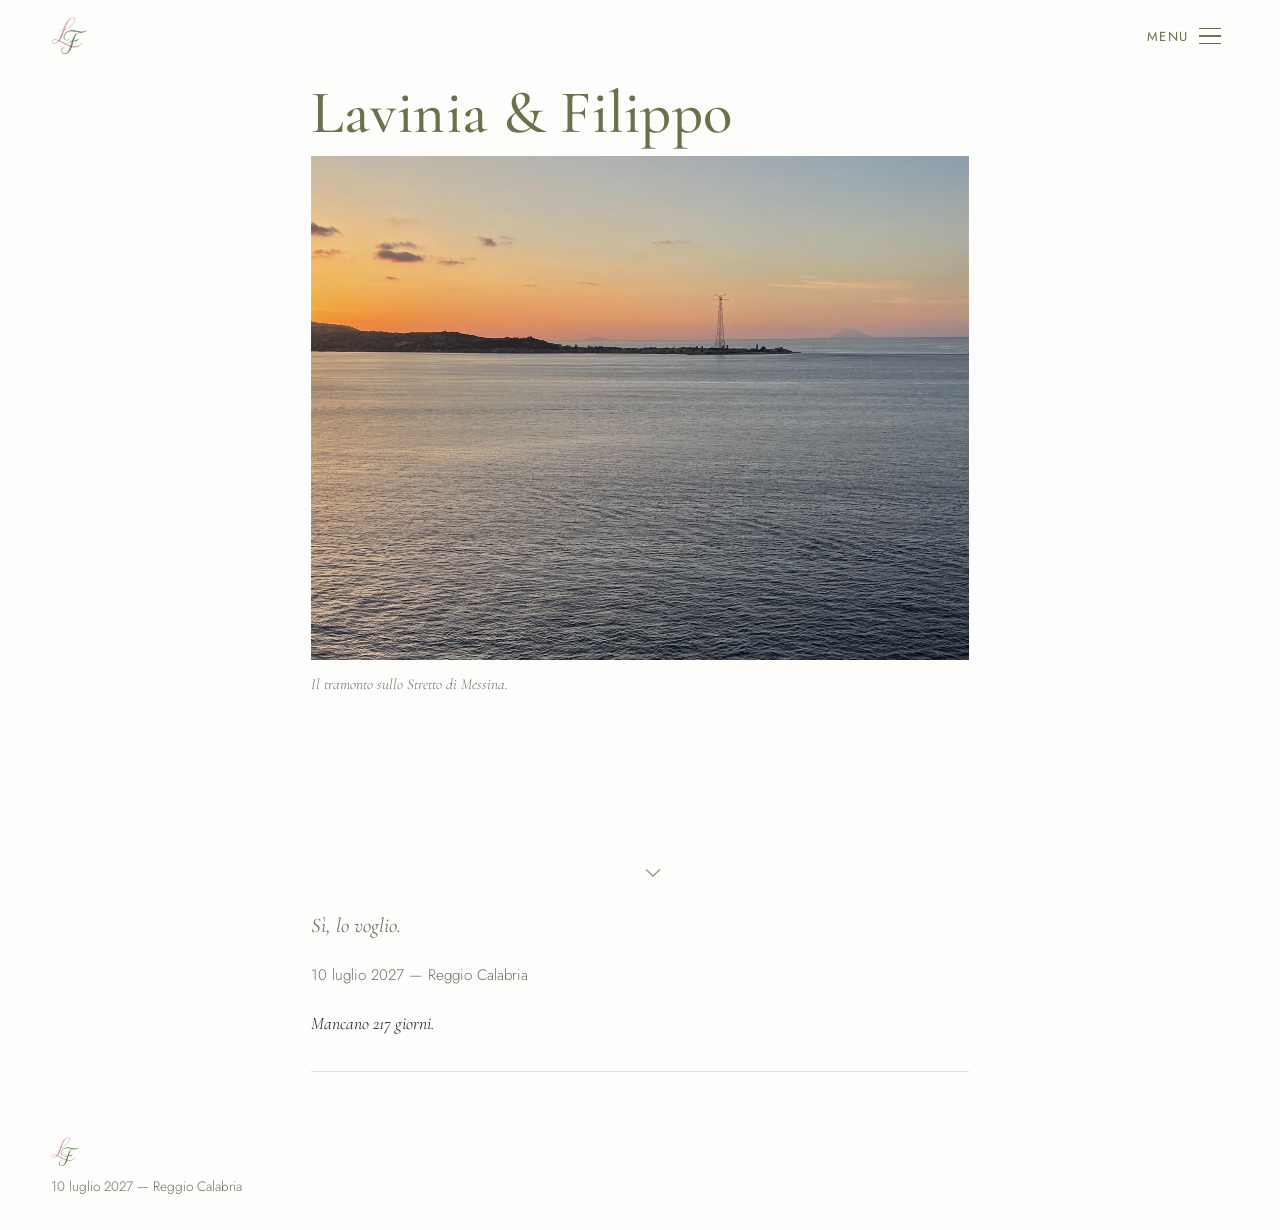
<file: index.html>
<!DOCTYPE html>
<html lang="it">
<head>
<meta charset="UTF-8">
<meta name="viewport" content="width=device-width, initial-scale=1.0">
<title>Lavinia &amp; Filippo — 10 luglio 2027</title>
<meta name="description" content="Il matrimonio di Lavinia e Filippo, 10 luglio 2027, Reggio Calabria.">
<link rel="preconnect" href="https://fonts.googleapis.com">
<link rel="preconnect" href="https://fonts.gstatic.com" crossorigin>
<link href="https://fonts.googleapis.com/css2?family=Cormorant+Garamond:ital,wght@0,300;0,400;0,500;0,700;1,400&family=Jost:wght@300;400;500&display=swap" rel="stylesheet">
<link rel="stylesheet" href="styles.css">
</head>
<body>

<header class="topbar">
  <a href="index.html" class="mark"><img src="images/mark.png" alt="Lavinia &amp; Filippo"></a>
  <button class="menu-toggle" id="menuToggle" aria-label="Apri il menu" aria-expanded="false" aria-controls="menuOverlay">
    <span class="menu-toggle__label">Menu</span>
    <span class="menu-toggle__bars"><span></span><span></span><span></span></span>
  </button>
</header>

<div class="menu-overlay" id="menuOverlay">
  <button class="menu-close" id="menuClose" aria-label="Chiudi il menu">&times;</button>
  <nav class="menu-list">
    <a href="index.html" class="menu-item"><svg viewBox="0 0 24 24" aria-hidden="true"><path d="M3.5 11.5 12 4l8.5 7.5"/><path d="M5.5 10v9.5a1 1 0 0 0 1 1H9v-6h6v6h2.5a1 1 0 0 0 1-1V10"/></svg>Home</a>
    <a href="10-luglio.html" class="menu-item"><svg viewBox="0 0 24 24" aria-hidden="true"><rect x="4" y="5.5" width="16" height="14.5" rx="1.5"/><path d="M4 9.5h16M8 3.5v4M16 3.5v4"/></svg>10 Luglio</a>
    <a href="il-mito-e-il-simbolo.html" class="menu-item"><svg viewBox="0 0 24 24" aria-hidden="true"><circle cx="9" cy="7.2" r="2.1"/><circle cx="13.6" cy="7.2" r="2.1"/><circle cx="6.9" cy="11.2" r="2.1"/><circle cx="11.4" cy="11.2" r="2.1"/><circle cx="16" cy="11.2" r="2.1"/><circle cx="9" cy="15.2" r="2.1"/><circle cx="13.6" cy="15.2" r="2.1"/><path d="M11.3 4.8V2.3"/></svg>Il mito e il simbolo</a>
    <a href="alloggio.html" class="menu-item"><svg viewBox="0 0 24 24" aria-hidden="true"><path d="M2.5 19v-6.5a2 2 0 0 1 2-2h15a2 2 0 0 1 2 2V19"/><path d="M2.5 19v2M21.5 19v2M2.5 15.5h19"/><rect x="3.5" y="9" width="7" height="4" rx="1.2"/></svg>Per chi viene da lontano</a>
    <a href="rsvp.html" class="menu-item"><svg viewBox="0 0 24 24" aria-hidden="true"><rect x="3" y="5.5" width="18" height="13" rx="1.5"/><path d="m3.6 6.5 8.4 6.8 8.4-6.8"/></svg>RSVP</a>
  </nav>
</div>

<main>

  <section class="page page--hero">
    <div class="page__cover">
      <h1 class="page__title page__title--home">Lavinia &amp; Filippo</h1>
      <div class="page__media page__media--tall">
        <img src="images/hero.jpg" alt="" loading="eager">
      </div>
      <p class="page__caption">Il tramonto sullo Stretto di Messina.</p>
      <div class="scroll-cue" aria-hidden="true"><svg viewBox="0 0 24 24"><path d="M6 9l6 6 6-6"/></svg></div>
    </div>
    <p class="page__lead">Sì, lo voglio.</p>
    <p class="page__address">10 luglio 2027 — Reggio Calabria</p>
    <p class="page__countdown" id="countdown" aria-live="polite"></p>
    <hr class="rule">
  </section>

</main>

<footer class="footer">
  <p class="mark"><img src="images/mark.png" alt="Lavinia &amp; Filippo"></p>
  <p class="footer__text">10 luglio 2027 — Reggio Calabria</p>
</footer>

<script src="script.js"></script>
</body>
</html>
</file>
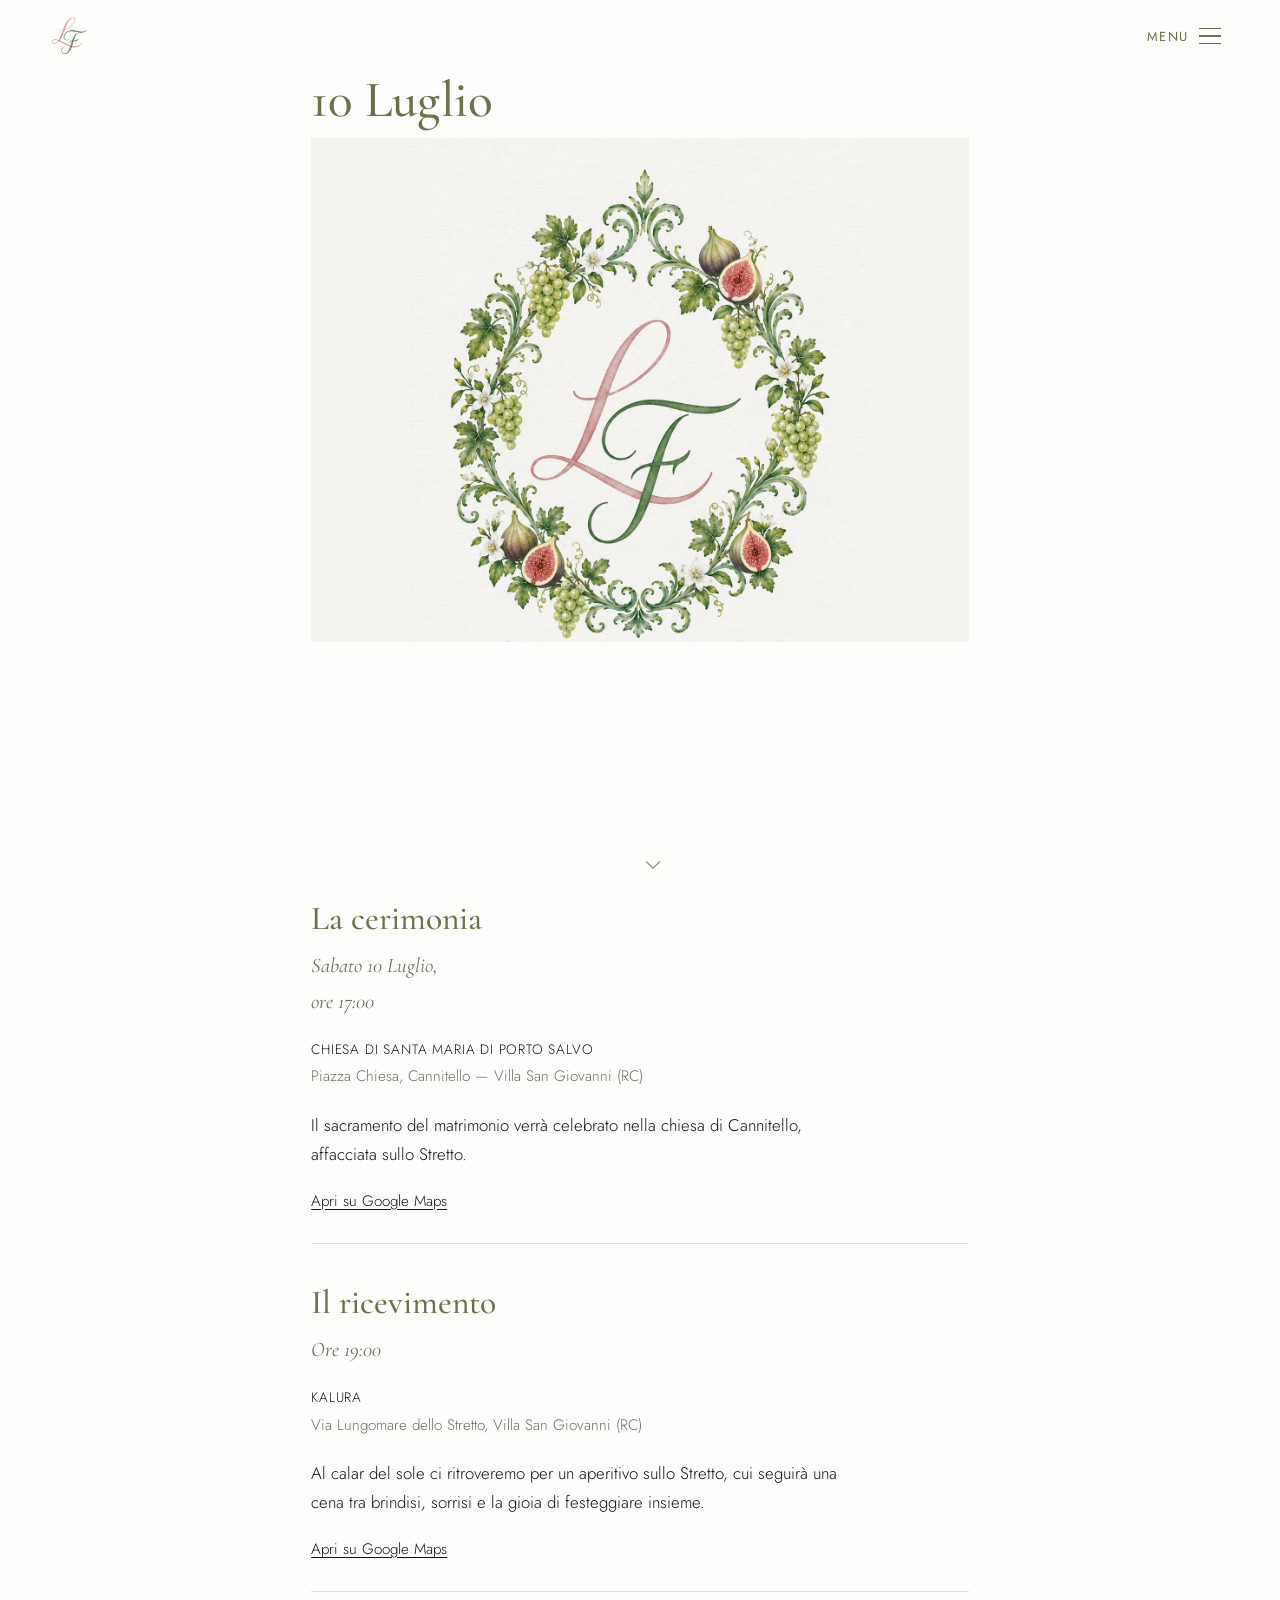
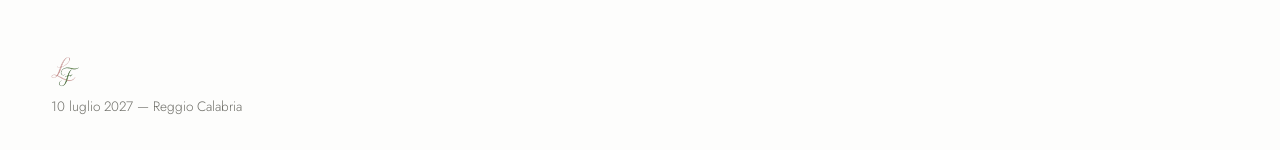
<file: 10-luglio.html>
<!DOCTYPE html>
<html lang="it">
<head>
<meta charset="UTF-8">
<meta name="viewport" content="width=device-width, initial-scale=1.0">
<title>10 Luglio — Lavinia &amp; Filippo</title>
<meta name="description" content="La cerimonia e il ricevimento del matrimonio di Lavinia e Filippo, 10 luglio 2027.">
<link rel="preconnect" href="https://fonts.googleapis.com">
<link rel="preconnect" href="https://fonts.gstatic.com" crossorigin>
<link href="https://fonts.googleapis.com/css2?family=Cormorant+Garamond:ital,wght@0,300;0,400;0,500;0,700;1,400&family=Jost:wght@300;400;500&display=swap" rel="stylesheet">
<link rel="stylesheet" href="styles.css">
</head>
<body>

<header class="topbar">
  <a href="index.html" class="mark"><img src="images/mark.png" alt="Lavinia &amp; Filippo"></a>
  <button class="menu-toggle" id="menuToggle" aria-label="Apri il menu" aria-expanded="false" aria-controls="menuOverlay">
    <span class="menu-toggle__label">Menu</span>
    <span class="menu-toggle__bars"><span></span><span></span><span></span></span>
  </button>
</header>

<div class="menu-overlay" id="menuOverlay">
  <button class="menu-close" id="menuClose" aria-label="Chiudi il menu">&times;</button>
  <nav class="menu-list">
    <a href="index.html" class="menu-item"><svg viewBox="0 0 24 24" aria-hidden="true"><path d="M3.5 11.5 12 4l8.5 7.5"/><path d="M5.5 10v9.5a1 1 0 0 0 1 1H9v-6h6v6h2.5a1 1 0 0 0 1-1V10"/></svg>Home</a>
    <a href="10-luglio.html" class="menu-item"><svg viewBox="0 0 24 24" aria-hidden="true"><rect x="4" y="5.5" width="16" height="14.5" rx="1.5"/><path d="M4 9.5h16M8 3.5v4M16 3.5v4"/></svg>10 Luglio</a>
    <a href="il-mito-e-il-simbolo.html" class="menu-item"><svg viewBox="0 0 24 24" aria-hidden="true"><circle cx="9" cy="7.2" r="2.1"/><circle cx="13.6" cy="7.2" r="2.1"/><circle cx="6.9" cy="11.2" r="2.1"/><circle cx="11.4" cy="11.2" r="2.1"/><circle cx="16" cy="11.2" r="2.1"/><circle cx="9" cy="15.2" r="2.1"/><circle cx="13.6" cy="15.2" r="2.1"/><path d="M11.3 4.8V2.3"/></svg>Il mito e il simbolo</a>
    <a href="alloggio.html" class="menu-item"><svg viewBox="0 0 24 24" aria-hidden="true"><path d="M2.5 19v-6.5a2 2 0 0 1 2-2h15a2 2 0 0 1 2 2V19"/><path d="M2.5 19v2M21.5 19v2M2.5 15.5h19"/><rect x="3.5" y="9" width="7" height="4" rx="1.2"/></svg>Per chi viene da lontano</a>
    <a href="rsvp.html" class="menu-item"><svg viewBox="0 0 24 24" aria-hidden="true"><rect x="3" y="5.5" width="18" height="13" rx="1.5"/><path d="m3.6 6.5 8.4 6.8 8.4-6.8"/></svg>RSVP</a>
  </nav>
</div>

<main>

  <section class="page">
    <div class="page__cover">
      <h2 class="page__title">10 Luglio</h2>
      <div class="page__media page__media--crest">
        <img src="images/10-luglio.jpg" alt="Stemma con le iniziali L e F" loading="eager">
      </div>
      <div class="scroll-cue" aria-hidden="true"><svg viewBox="0 0 24 24"><path d="M6 9l6 6 6-6"/></svg></div>
    </div>
    <h3 class="page__subtitle" id="cerimonia">La cerimonia</h3>
    <p class="page__lead">Sabato 10 Luglio,<br>ore 17:00</p>
    <p class="page__place">CHIESA DI SANTA MARIA DI PORTO SALVO</p>
    <p class="page__address">Piazza Chiesa, Cannitello — Villa San Giovanni (RC)</p>
    <p class="page__body">
      Il sacramento del matrimonio verrà celebrato nella chiesa
      di Cannitello, affacciata sullo Stretto.
    </p>
    <a class="link-under" href="https://www.google.com/maps/search/?api=1&query=38.2340851,15.6487798" target="_blank" rel="noopener">Apri su Google Maps</a>
    <hr class="rule">

    <h3 class="page__subtitle" id="ricevimento">Il ricevimento</h3>
    <p class="page__lead">Ore 19:00</p>
    <p class="page__place">KALURA</p>
    <p class="page__address">Via Lungomare dello Stretto, Villa San Giovanni (RC)</p>
    <p class="page__body">
      Al calar del sole ci ritroveremo per un aperitivo sullo Stretto,
      cui seguirà una cena tra brindisi, sorrisi e la gioia di
      festeggiare insieme.
    </p>
    <a class="link-under" href="https://www.google.com/maps/search/?api=1&query=Ristorante+Kalura+Via+Lungomare+dello+Stretto+Villa+San+Giovanni" target="_blank" rel="noopener">Apri su Google Maps</a>
    <hr class="rule">
  </section>

</main>

<footer class="footer">
  <p class="mark"><img src="images/mark.png" alt="Lavinia &amp; Filippo"></p>
  <p class="footer__text">10 luglio 2027 — Reggio Calabria</p>
</footer>

<script src="script.js"></script>
</body>
</html>
</file>
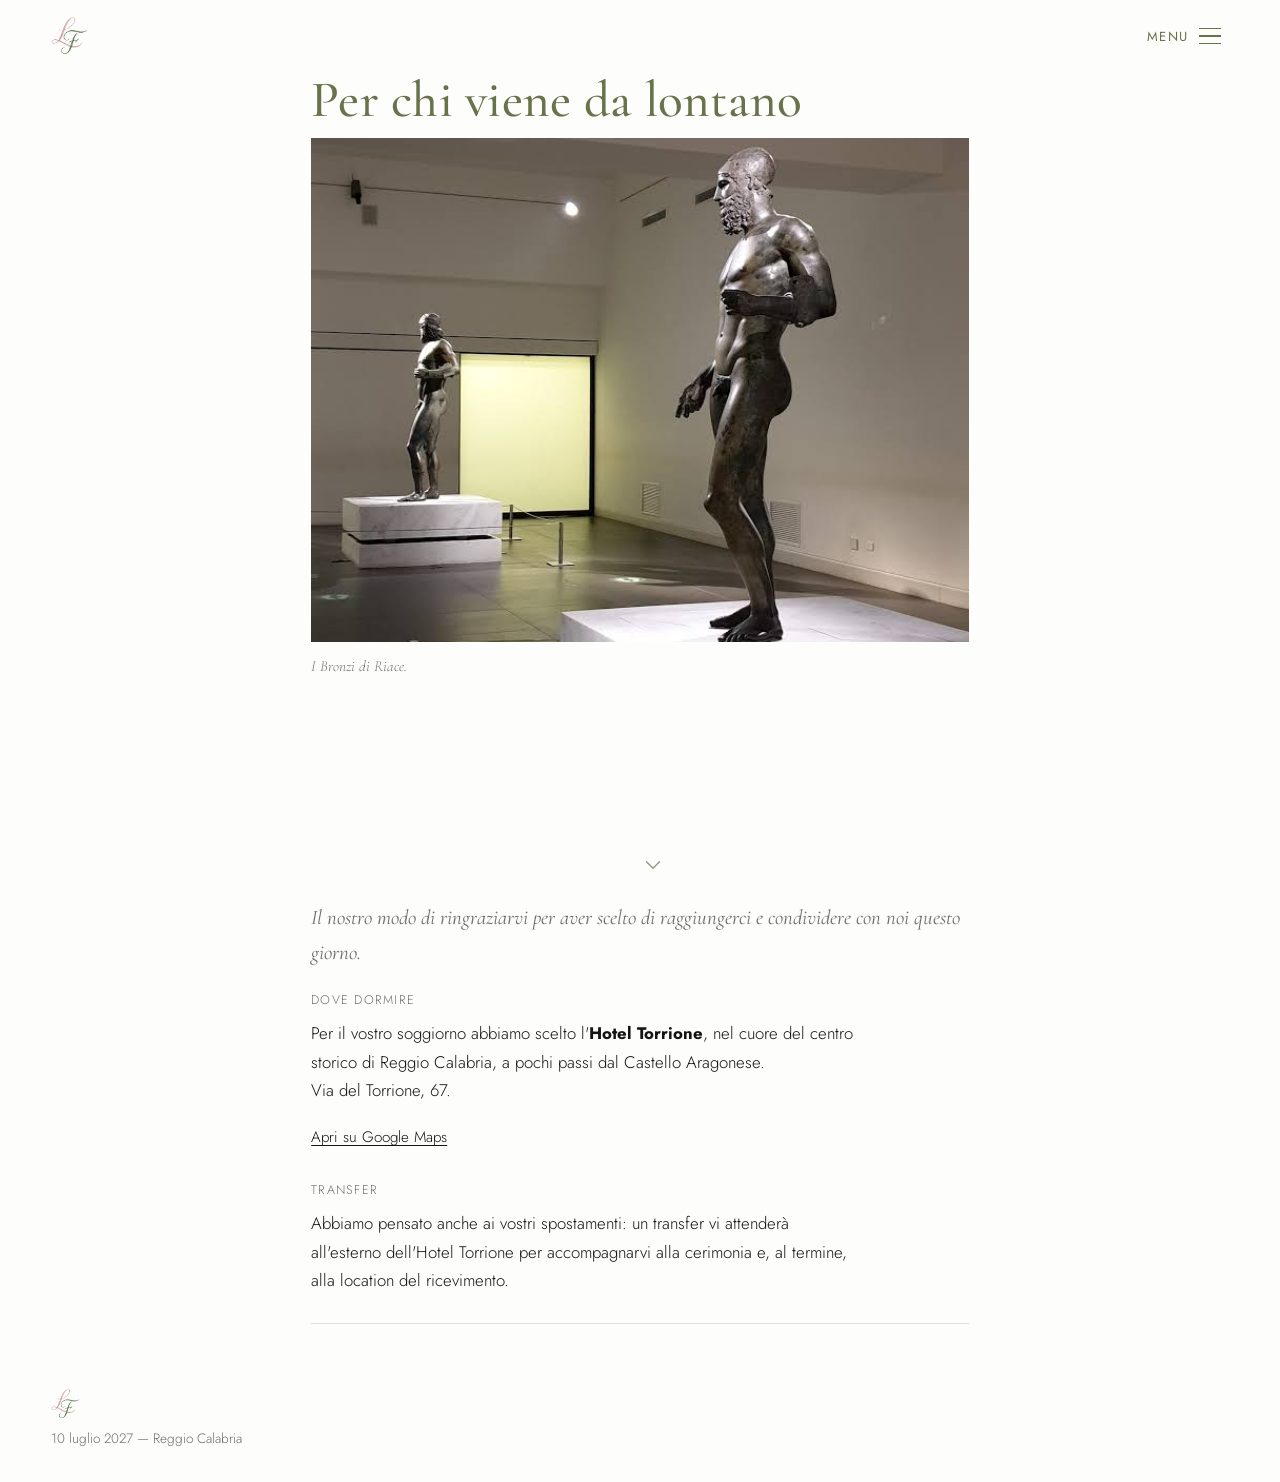
<file: alloggio.html>
<!DOCTYPE html>
<html lang="it">
<head>
<meta charset="UTF-8">
<meta name="viewport" content="width=device-width, initial-scale=1.0">
<title>Per chi viene da lontano — Lavinia &amp; Filippo</title>
<meta name="description" content="Dove dormire e come muoversi per il matrimonio di Lavinia e Filippo, Reggio Calabria.">
<link rel="preconnect" href="https://fonts.googleapis.com">
<link rel="preconnect" href="https://fonts.gstatic.com" crossorigin>
<link href="https://fonts.googleapis.com/css2?family=Cormorant+Garamond:ital,wght@0,300;0,400;0,500;0,700;1,400&family=Jost:wght@300;400;500&display=swap" rel="stylesheet">
<link rel="stylesheet" href="styles.css">
</head>
<body>

<header class="topbar">
  <a href="index.html" class="mark"><img src="images/mark.png" alt="Lavinia &amp; Filippo"></a>
  <button class="menu-toggle" id="menuToggle" aria-label="Apri il menu" aria-expanded="false" aria-controls="menuOverlay">
    <span class="menu-toggle__label">Menu</span>
    <span class="menu-toggle__bars"><span></span><span></span><span></span></span>
  </button>
</header>

<div class="menu-overlay" id="menuOverlay">
  <button class="menu-close" id="menuClose" aria-label="Chiudi il menu">&times;</button>
  <nav class="menu-list">
    <a href="index.html" class="menu-item"><svg viewBox="0 0 24 24" aria-hidden="true"><path d="M3.5 11.5 12 4l8.5 7.5"/><path d="M5.5 10v9.5a1 1 0 0 0 1 1H9v-6h6v6h2.5a1 1 0 0 0 1-1V10"/></svg>Home</a>
    <a href="10-luglio.html" class="menu-item"><svg viewBox="0 0 24 24" aria-hidden="true"><rect x="4" y="5.5" width="16" height="14.5" rx="1.5"/><path d="M4 9.5h16M8 3.5v4M16 3.5v4"/></svg>10 Luglio</a>
    <a href="il-mito-e-il-simbolo.html" class="menu-item"><svg viewBox="0 0 24 24" aria-hidden="true"><circle cx="9" cy="7.2" r="2.1"/><circle cx="13.6" cy="7.2" r="2.1"/><circle cx="6.9" cy="11.2" r="2.1"/><circle cx="11.4" cy="11.2" r="2.1"/><circle cx="16" cy="11.2" r="2.1"/><circle cx="9" cy="15.2" r="2.1"/><circle cx="13.6" cy="15.2" r="2.1"/><path d="M11.3 4.8V2.3"/></svg>Il mito e il simbolo</a>
    <a href="alloggio.html" class="menu-item"><svg viewBox="0 0 24 24" aria-hidden="true"><path d="M2.5 19v-6.5a2 2 0 0 1 2-2h15a2 2 0 0 1 2 2V19"/><path d="M2.5 19v2M21.5 19v2M2.5 15.5h19"/><rect x="3.5" y="9" width="7" height="4" rx="1.2"/></svg>Per chi viene da lontano</a>
    <a href="rsvp.html" class="menu-item"><svg viewBox="0 0 24 24" aria-hidden="true"><rect x="3" y="5.5" width="18" height="13" rx="1.5"/><path d="m3.6 6.5 8.4 6.8 8.4-6.8"/></svg>RSVP</a>
  </nav>
</div>

<main>

  <section class="page">
    <div class="page__cover">
      <h2 class="page__title">Per chi viene da lontano</h2>
      <div class="page__media">
        <img src="images/alloggio.jpg" alt="" loading="eager" style="object-position:68% 15%;">
      </div>
      <p class="page__caption">I Bronzi di Riace.</p>
      <div class="scroll-cue" aria-hidden="true"><svg viewBox="0 0 24 24"><path d="M6 9l6 6 6-6"/></svg></div>
    </div>
    <p class="page__lead">Il nostro modo di ringraziarvi per aver scelto di raggiungerci e condividere con noi questo giorno.</p>

    <div class="info-block">
      <p class="info-block__label">DOVE DORMIRE</p>
      <p class="page__body">
        Per il vostro soggiorno abbiamo scelto l'<strong>Hotel Torrione</strong>,
        nel cuore del centro storico di Reggio Calabria, a pochi passi dal
        Castello Aragonese.<br>
        Via del Torrione, 67.
      </p>
      <a class="link-under" href="https://www.google.com/maps/search/?api=1&query=Hotel+Torrione+Via+del+Torrione+67+Reggio+Calabria" target="_blank" rel="noopener">Apri su Google Maps</a>
    </div>
    <div class="info-block">
      <p class="info-block__label">TRANSFER</p>
      <p class="page__body">
        Abbiamo pensato anche ai vostri spostamenti: un transfer vi
        attenderà all'esterno dell'Hotel Torrione per accompagnarvi alla
        cerimonia e, al termine, alla location del ricevimento.
      </p>
    </div>
    <hr class="rule">
  </section>

</main>

<footer class="footer">
  <p class="mark"><img src="images/mark.png" alt="Lavinia &amp; Filippo"></p>
  <p class="footer__text">10 luglio 2027 — Reggio Calabria</p>
</footer>

<script src="script.js"></script>
</body>
</html>
</file>
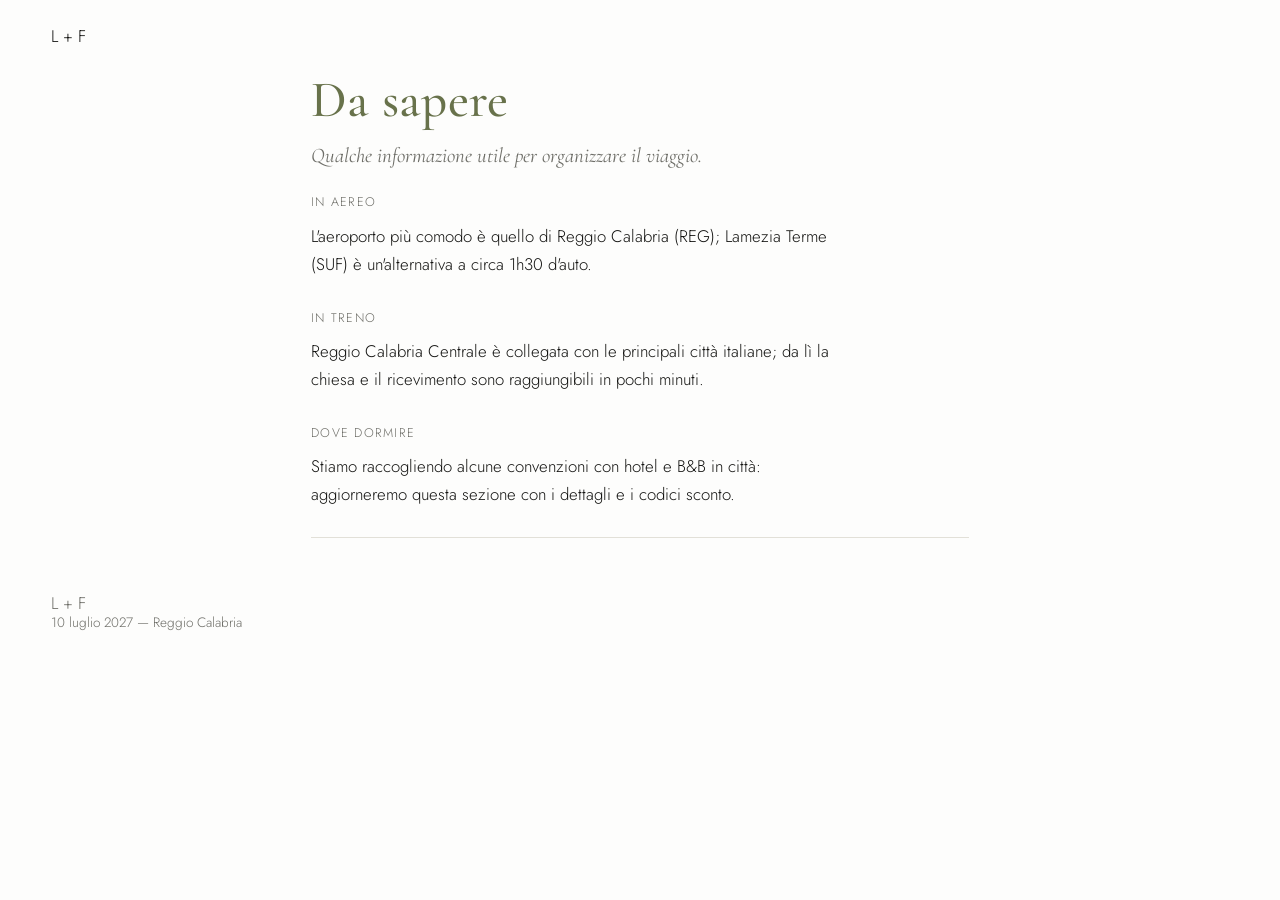
<file: da-sapere.html>
<!DOCTYPE html>
<html lang="it">
<head>
<meta charset="UTF-8">
<meta name="viewport" content="width=device-width, initial-scale=1.0">
<title>Da sapere — Lavinia &amp; Filippo</title>
<meta name="description" content="Informazioni utili per il matrimonio di Lavinia e Filippo.">
<link rel="preconnect" href="https://fonts.googleapis.com">
<link rel="preconnect" href="https://fonts.gstatic.com" crossorigin>
<link href="https://fonts.googleapis.com/css2?family=Cormorant+Garamond:ital,wght@0,300;0,400;0,500;1,400&family=Jost:wght@300;400;500&display=swap" rel="stylesheet">
<link rel="stylesheet" href="styles.css">
</head>
<body>

<header class="topbar">
  <a href="index.html" class="mark">L&nbsp;+&nbsp;F</a>
  <button class="menu-toggle" id="menuToggle" aria-label="Apri il menu" aria-expanded="false" aria-controls="menuOverlay">
    <span></span><span></span><span></span>
  </button>
</header>

<div class="menu-overlay" id="menuOverlay">
  <button class="menu-close" id="menuClose" aria-label="Chiudi il menu">&times;</button>
  <nav class="menu-list">
    <a href="storia.html" class="menu-item">La storia</a>
    <a href="cerimonia.html" class="menu-item">La cerimonia</a>
    <a href="ricevimento.html" class="menu-item">Il ricevimento</a>
    <a href="da-sapere.html" class="menu-item">Da sapere</a>
    <a href="rsvp.html" class="menu-item">RSVP</a>
  </nav>
</div>

<main>

  <section class="page">
    <h2 class="page__title">Da sapere</h2>
    <p class="page__lead">Qualche informazione utile per organizzare il viaggio.</p>

    <div class="info-block">
      <p class="info-block__label">IN AEREO</p>
      <p class="page__body">L'aeroporto più comodo è quello di Reggio Calabria (REG); Lamezia Terme (SUF) è un'alternativa a circa 1h30 d'auto.</p>
    </div>
    <div class="info-block">
      <p class="info-block__label">IN TRENO</p>
      <p class="page__body">Reggio Calabria Centrale è collegata con le principali città italiane; da lì la chiesa e il ricevimento sono raggiungibili in pochi minuti.</p>
    </div>
    <div class="info-block">
      <p class="info-block__label">DOVE DORMIRE</p>
      <p class="page__body">Stiamo raccogliendo alcune convenzioni con hotel e B&amp;B in città: aggiorneremo questa sezione con i dettagli e i codici sconto.</p>
    </div>
    <hr class="rule">
  </section>

</main>

<footer class="footer">
  <p class="mark">L + F</p>
  <p class="footer__text">10 luglio 2027 — Reggio Calabria</p>
</footer>

<script src="script.js"></script>
</body>
</html>
</file>
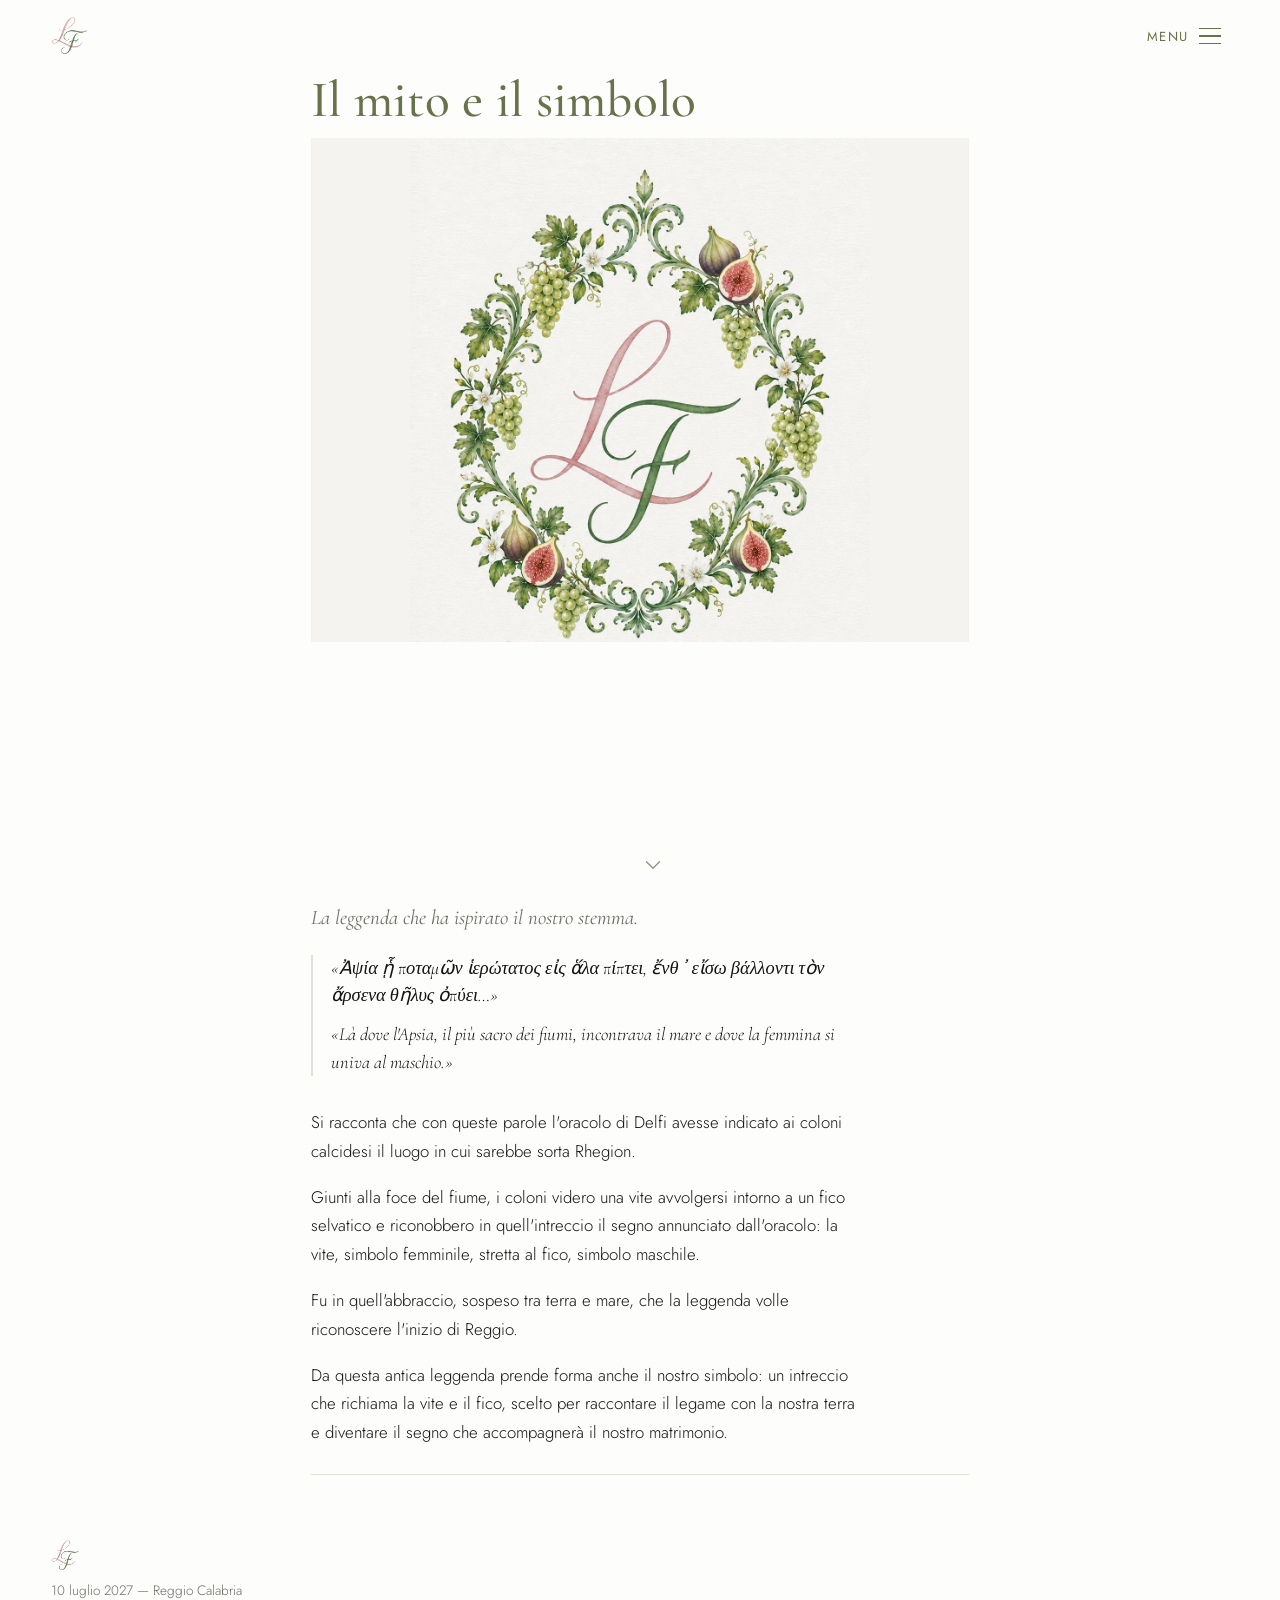
<file: il-mito-e-il-simbolo.html>
<!DOCTYPE html>
<html lang="it">
<head>
<meta charset="UTF-8">
<meta name="viewport" content="width=device-width, initial-scale=1.0">
<title>Il mito e il simbolo — Lavinia &amp; Filippo</title>
<meta name="description" content="Il mito di fondazione di Reggio Calabria, tra vite e fico, che ha ispirato lo stemma di Lavinia e Filippo.">
<link rel="preconnect" href="https://fonts.googleapis.com">
<link rel="preconnect" href="https://fonts.gstatic.com" crossorigin>
<link href="https://fonts.googleapis.com/css2?family=Cormorant+Garamond:ital,wght@0,300;0,400;0,500;0,700;1,400&family=Jost:wght@300;400;500&display=swap" rel="stylesheet">
<link rel="stylesheet" href="styles.css">
</head>
<body>

<header class="topbar">
  <a href="index.html" class="mark"><img src="images/mark.png" alt="Lavinia &amp; Filippo"></a>
  <button class="menu-toggle" id="menuToggle" aria-label="Apri il menu" aria-expanded="false" aria-controls="menuOverlay">
    <span class="menu-toggle__label">Menu</span>
    <span class="menu-toggle__bars"><span></span><span></span><span></span></span>
  </button>
</header>

<div class="menu-overlay" id="menuOverlay">
  <button class="menu-close" id="menuClose" aria-label="Chiudi il menu">&times;</button>
  <nav class="menu-list">
    <a href="index.html" class="menu-item"><svg viewBox="0 0 24 24" aria-hidden="true"><path d="M3.5 11.5 12 4l8.5 7.5"/><path d="M5.5 10v9.5a1 1 0 0 0 1 1H9v-6h6v6h2.5a1 1 0 0 0 1-1V10"/></svg>Home</a>
    <a href="10-luglio.html" class="menu-item"><svg viewBox="0 0 24 24" aria-hidden="true"><rect x="4" y="5.5" width="16" height="14.5" rx="1.5"/><path d="M4 9.5h16M8 3.5v4M16 3.5v4"/></svg>10 Luglio</a>
    <a href="il-mito-e-il-simbolo.html" class="menu-item"><svg viewBox="0 0 24 24" aria-hidden="true"><circle cx="9" cy="7.2" r="2.1"/><circle cx="13.6" cy="7.2" r="2.1"/><circle cx="6.9" cy="11.2" r="2.1"/><circle cx="11.4" cy="11.2" r="2.1"/><circle cx="16" cy="11.2" r="2.1"/><circle cx="9" cy="15.2" r="2.1"/><circle cx="13.6" cy="15.2" r="2.1"/><path d="M11.3 4.8V2.3"/></svg>Il mito e il simbolo</a>
    <a href="alloggio.html" class="menu-item"><svg viewBox="0 0 24 24" aria-hidden="true"><path d="M2.5 19v-6.5a2 2 0 0 1 2-2h15a2 2 0 0 1 2 2V19"/><path d="M2.5 19v2M21.5 19v2M2.5 15.5h19"/><rect x="3.5" y="9" width="7" height="4" rx="1.2"/></svg>Per chi viene da lontano</a>
    <a href="rsvp.html" class="menu-item"><svg viewBox="0 0 24 24" aria-hidden="true"><rect x="3" y="5.5" width="18" height="13" rx="1.5"/><path d="m3.6 6.5 8.4 6.8 8.4-6.8"/></svg>RSVP</a>
  </nav>
</div>

<main>

  <section class="page">
    <div class="page__cover">
      <h2 class="page__title">Il mito e il simbolo</h2>
      <div class="page__media page__media--crest">
        <img src="images/10-luglio.jpg" alt="Stemma con le iniziali L e F" loading="eager">
      </div>
      <div class="scroll-cue" aria-hidden="true"><svg viewBox="0 0 24 24"><path d="M6 9l6 6 6-6"/></svg></div>
    </div>
    <p class="page__lead">La leggenda che ha ispirato il nostro stemma.</p>

    <blockquote class="myth-quote">
      <p lang="grc">«Ἀψία ᾗ ποταμῶν ἱερώτατος εἰς ἅλα πίπτει, ἔνθ᾽ εἴσω βάλλοντι τὸν ἄρσενα θῆλυς ὀπύει…»</p>
      <p class="myth-quote__it">«Là dove l'Apsia, il più sacro dei fiumi, incontrava il mare e dove la femmina si univa al maschio.»</p>
    </blockquote>

    <p class="page__body">
      Si racconta che con queste parole l'oracolo di Delfi avesse indicato
      ai coloni calcidesi il luogo in cui sarebbe sorta Rhegion.
    </p>
    <p class="page__body">
      Giunti alla foce del fiume, i coloni videro una vite avvolgersi
      intorno a un fico selvatico e riconobbero in quell'intreccio il
      segno annunciato dall'oracolo: la vite, simbolo femminile, stretta
      al fico, simbolo maschile.
    </p>
    <p class="page__body">
      Fu in quell'abbraccio, sospeso tra terra e mare, che la leggenda
      volle riconoscere l'inizio di Reggio.
    </p>
    <p class="page__body">
      Da questa antica leggenda prende forma anche il nostro simbolo: un
      intreccio che richiama la vite e il fico, scelto per raccontare il
      legame con la nostra terra e diventare il segno che accompagnerà il
      nostro matrimonio.
    </p>
    <hr class="rule">
  </section>

</main>

<footer class="footer">
  <p class="mark"><img src="images/mark.png" alt="Lavinia &amp; Filippo"></p>
  <p class="footer__text">10 luglio 2027 — Reggio Calabria</p>
</footer>

<script src="script.js"></script>
</body>
</html>
</file>
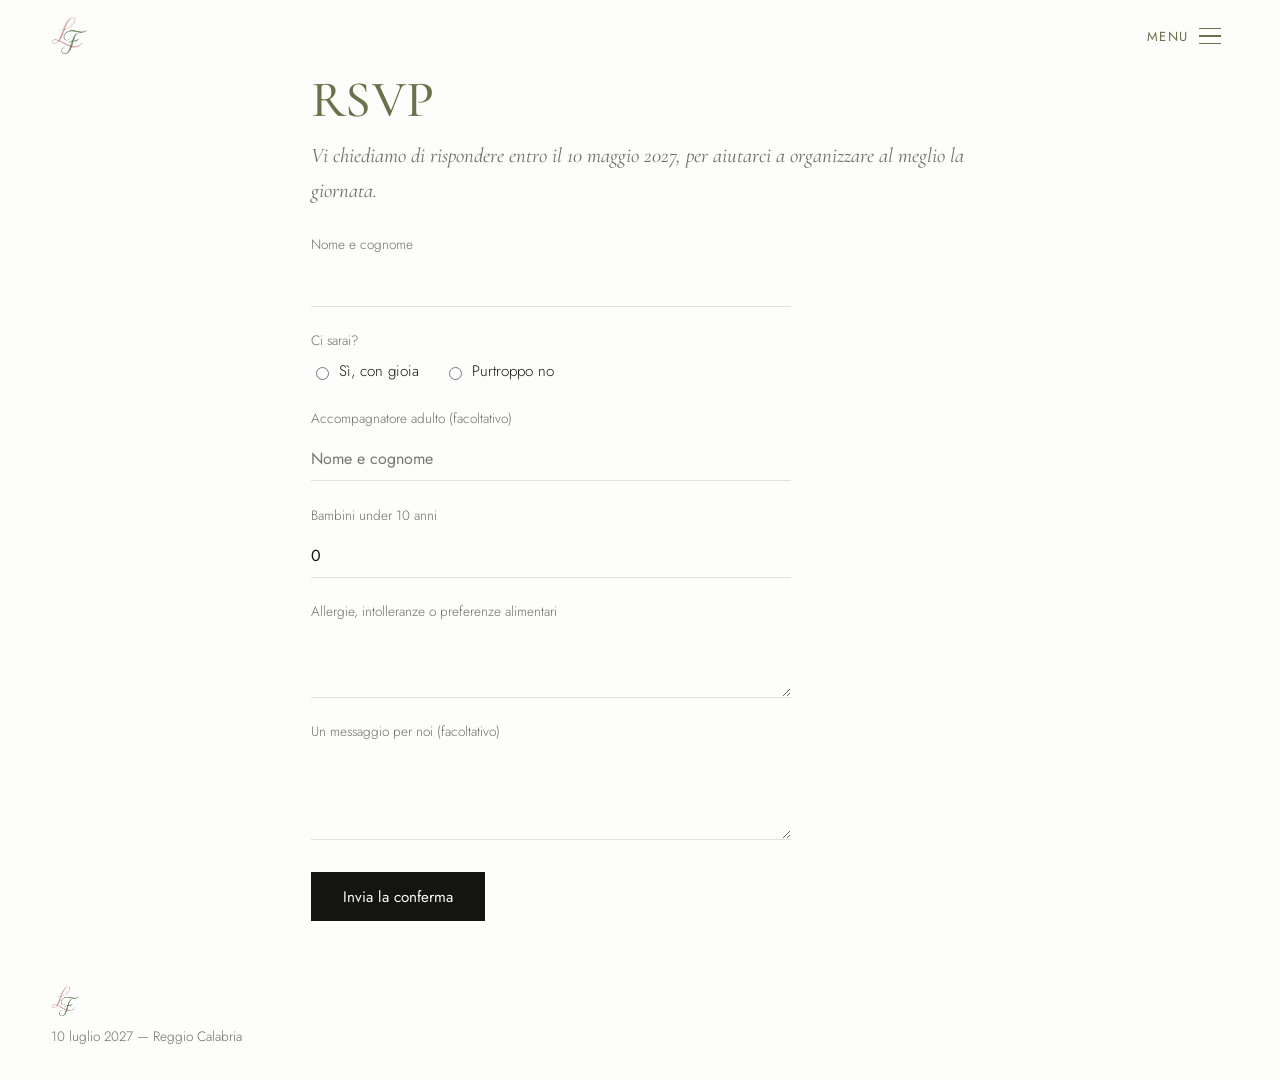
<file: rsvp.html>
<!DOCTYPE html>
<html lang="it">
<head>
<meta charset="UTF-8">
<meta name="viewport" content="width=device-width, initial-scale=1.0">
<title>RSVP — Lavinia &amp; Filippo</title>
<meta name="description" content="Conferma la tua presenza al matrimonio di Lavinia e Filippo.">
<link rel="preconnect" href="https://fonts.googleapis.com">
<link rel="preconnect" href="https://fonts.gstatic.com" crossorigin>
<link href="https://fonts.googleapis.com/css2?family=Cormorant+Garamond:ital,wght@0,300;0,400;0,500;0,700;1,400&family=Jost:wght@300;400;500&display=swap" rel="stylesheet">
<link rel="stylesheet" href="styles.css">
</head>
<body>

<header class="topbar">
  <a href="index.html" class="mark"><img src="images/mark.png" alt="Lavinia &amp; Filippo"></a>
  <button class="menu-toggle" id="menuToggle" aria-label="Apri il menu" aria-expanded="false" aria-controls="menuOverlay">
    <span class="menu-toggle__label">Menu</span>
    <span class="menu-toggle__bars"><span></span><span></span><span></span></span>
  </button>
</header>

<div class="menu-overlay" id="menuOverlay">
  <button class="menu-close" id="menuClose" aria-label="Chiudi il menu">&times;</button>
  <nav class="menu-list">
    <a href="index.html" class="menu-item"><svg viewBox="0 0 24 24" aria-hidden="true"><path d="M3.5 11.5 12 4l8.5 7.5"/><path d="M5.5 10v9.5a1 1 0 0 0 1 1H9v-6h6v6h2.5a1 1 0 0 0 1-1V10"/></svg>Home</a>
    <a href="10-luglio.html" class="menu-item"><svg viewBox="0 0 24 24" aria-hidden="true"><rect x="4" y="5.5" width="16" height="14.5" rx="1.5"/><path d="M4 9.5h16M8 3.5v4M16 3.5v4"/></svg>10 Luglio</a>
    <a href="il-mito-e-il-simbolo.html" class="menu-item"><svg viewBox="0 0 24 24" aria-hidden="true"><circle cx="9" cy="7.2" r="2.1"/><circle cx="13.6" cy="7.2" r="2.1"/><circle cx="6.9" cy="11.2" r="2.1"/><circle cx="11.4" cy="11.2" r="2.1"/><circle cx="16" cy="11.2" r="2.1"/><circle cx="9" cy="15.2" r="2.1"/><circle cx="13.6" cy="15.2" r="2.1"/><path d="M11.3 4.8V2.3"/></svg>Il mito e il simbolo</a>
    <a href="alloggio.html" class="menu-item"><svg viewBox="0 0 24 24" aria-hidden="true"><path d="M2.5 19v-6.5a2 2 0 0 1 2-2h15a2 2 0 0 1 2 2V19"/><path d="M2.5 19v2M21.5 19v2M2.5 15.5h19"/><rect x="3.5" y="9" width="7" height="4" rx="1.2"/></svg>Per chi viene da lontano</a>
    <a href="rsvp.html" class="menu-item"><svg viewBox="0 0 24 24" aria-hidden="true"><rect x="3" y="5.5" width="18" height="13" rx="1.5"/><path d="m3.6 6.5 8.4 6.8 8.4-6.8"/></svg>RSVP</a>
  </nav>
</div>

<main>

  <section class="page">
    <h2 class="page__title">RSVP</h2>
    <p class="page__lead">Vi chiediamo di rispondere entro il 10 maggio 2027, per aiutarci a organizzare al meglio la giornata.</p>

    <form name="rsvp" method="POST" data-netlify="true" netlify-honeypot="bot-field" class="rsvp-form" id="rsvpForm">
      <input type="hidden" name="form-name" value="rsvp">
      <p class="hidden-field"><label>Non compilare questo campo: <input name="bot-field"></label></p>

      <div class="field field--autocomplete">
        <label for="nome">Nome e cognome</label>
        <input type="text" id="nome" name="nome" autocomplete="off" required>
        <ul class="autocomplete-list" id="nomeList" hidden></ul>
      </div>

      <div class="field field--radio">
        <span class="field__label">Ci sarai?</span>
        <div class="radio-group">
          <label><input type="radio" name="presenza" value="Sì" required> Sì, con gioia</label>
          <label><input type="radio" name="presenza" value="No"> Purtroppo no</label>
        </div>
      </div>

      <div class="field">
        <label for="accompagnatore">Accompagnatore adulto (facoltativo)</label>
        <input type="text" id="accompagnatore" name="accompagnatore" placeholder="Nome e cognome">
      </div>

      <div class="field">
        <label for="bambini">Bambini under 10 anni</label>
        <input type="number" id="bambini" name="bambini" min="0" max="10" value="0">
      </div>

      <div class="field">
        <label for="allergie">Allergie, intolleranze o preferenze alimentari</label>
        <textarea id="allergie" name="allergie" rows="2"></textarea>
      </div>

      <div class="field">
        <label for="messaggio">Un messaggio per noi (facoltativo)</label>
        <textarea id="messaggio" name="messaggio" rows="3"></textarea>
      </div>

      <button type="submit" class="btn">Invia la conferma</button>
      <p class="rsvp__thanks" id="rsvpThanks" hidden></p>
    </form>
  </section>

</main>

<footer class="footer">
  <p class="mark"><img src="images/mark.png" alt="Lavinia &amp; Filippo"></p>
  <p class="footer__text">10 luglio 2027 — Reggio Calabria</p>
</footer>

<script src="script.js"></script>
</body>
</html>
</file>
<file: styles.css>
/* ---------------------------------------------------
   Filippo & Lavinia — editorial monochrome style
   ispirato a caprifinalmente.it: bianco/nero, foto a
   piena larghezza, testo allineato a sinistra, menu a
   hamburger, serif sottile (Cormorant) + sans light (Jost).
--------------------------------------------------- */

:root{
  --paper: #FDFDFC;
  --ink:   #141412;
  --grey:  #6E6E68;
  --line:  #E2E0D8;
  --green: #68724B;

  --display: "Cormorant Garamond", serif;
  --body:    "Jost", sans-serif;

  --max: 640px;
  --pad: 1.5rem;
  --topbar-h: 4.5rem;
}

*{ box-sizing:border-box; }
html{ scroll-behavior:smooth; overflow-x:hidden; }

body{
  margin:0;
  background:var(--paper);
  color:var(--ink);
  font-family:var(--body);
  font-weight:300;
  font-size:1.05rem;
  line-height:1.7;
  -webkit-font-smoothing:antialiased;
  overflow-x:hidden;
}

@media (prefers-reduced-motion: reduce){
  html{ scroll-behavior:auto; }
  *{ animation-duration:0.01ms !important; transition-duration:0.01ms !important; }
}

a{ color:inherit; }

/* ---------- Top bar ---------- */
.topbar{
  position:sticky; top:0; z-index:30;
  height:var(--topbar-h);
  display:flex; align-items:center; justify-content:space-between;
  padding:0 var(--pad);
  background:var(--paper);
}
.mark{
  display:inline-block;
  line-height:0;
  text-decoration:none;
}
.mark img{
  height:2.4rem;
  width:auto;
  display:block;
}
.menu-toggle{
  display:flex; flex-direction:row; align-items:center; gap:0.65rem;
  background:none; border:none; cursor:pointer; padding:0.5rem;
}
.menu-toggle__label{
  font-family:var(--body);
  font-size:0.82rem;
  letter-spacing:0.1em;
  text-transform:uppercase;
  color:var(--green);
}
.menu-toggle__bars{
  display:flex; flex-direction:column; gap:6px;
}
.menu-toggle__bars span{
  width:22px; height:1.5px; background:var(--green);
}

/* ---------- Fullscreen menu overlay ---------- */
.menu-overlay{
  position:fixed; inset:0; z-index:40;
  background:var(--paper);
  display:flex; flex-direction:column;
  padding:1.3rem var(--pad);
  transform:translateX(100%);
  transition:transform 0.35s ease;
}
.menu-overlay.is-open{ transform:translateX(0); }

.menu-close{
  position:absolute;
  top:0.8rem; right:calc(var(--pad) - 0.5rem);
  background:none; border:none; cursor:pointer;
  font-size:2rem; line-height:1; color:var(--ink);
  padding:0.5rem;
}
.menu-list{
  display:flex; flex-direction:column; gap:2rem;
  margin-top:3.5rem;
}
.menu-item{
  display:flex;
  align-items:center;
  gap:0.85rem;
  font-family:var(--body);
  font-weight:300;
  font-size:1.3rem;
  letter-spacing:0.03em;
  text-decoration:none;
  color:var(--green);
}
.menu-item svg{
  width:1.2em; height:1.2em;
  flex:none;
  stroke:currentColor;
  fill:none;
  stroke-width:1.3;
  stroke-linecap:round;
  stroke-linejoin:round;
  opacity:0.85;
}

/* ---------- Page sections ---------- */
.page{
  max-width:var(--max);
  margin:0 auto;
  padding:0 var(--pad) 1.5rem;
}
.page--hero{ padding-top:0.5rem; }

.page__cover{
  position:relative;
  min-height:calc(100vh - var(--topbar-h));
  min-height:calc(100dvh - var(--topbar-h));
}

.scroll-cue{
  position:absolute;
  left:50%;
  bottom:1.4rem;
  width:26px; height:26px;
  color:var(--green);
  opacity:0.7;
  pointer-events:none;
  animation:scrollCueBounce 1.8s ease-in-out infinite;
}
.scroll-cue svg{
  width:100%; height:100%;
  stroke:currentColor;
  fill:none;
  stroke-width:1.3;
  stroke-linecap:round;
  stroke-linejoin:round;
}
@keyframes scrollCueBounce{
  0%, 100%{ transform:translate(-50%, 0); }
  50%{ transform:translate(-50%, 8px); }
}

.page__media{
  width:100vw;
  position:relative;
  left:50%;
  right:50%;
  margin-left:-50vw;
  margin-right:-50vw;
  aspect-ratio: 4 / 5;
  max-height:56vh;
  margin-top:0.5rem;
  margin-bottom:0.75rem;
  overflow:hidden;
  background:var(--line);
}
.page__media--tall{ aspect-ratio: 4 / 5; }
.page__media--crest{ background:#F4F3EF; }

.page__media img{
  display:block;
  width:100%;
  height:100%;
  object-fit:cover;
  object-position:center 35%;
}
.page--hero .page__media img{
  object-position:25% 32%;
}
.page__media--crest img{
  object-fit:contain;
  object-position:center;
}

.page__title{
  font-family:var(--display);
  font-weight:500;
  font-size:clamp(2.3rem, 8vw, 3.2rem);
  line-height:1.1;
  letter-spacing:0.005em;
  margin:0 0 0.6rem;
  color:var(--green);
}
.page__title--home{
  font-size:clamp(2.6rem, 9vw, 3.8rem);
}

.page__subtitle{
  font-family:var(--display);
  font-weight:500;
  font-size:clamp(1.6rem, 5vw, 2.1rem);
  line-height:1.15;
  margin:0 0 0.6rem;
  padding-top:2.5rem;
  color:var(--green);
}
.page__subtitle:first-of-type{ padding-top:0; }

.page__lead{
  font-family:var(--display);
  font-style:italic;
  font-weight:400;
  font-size:1.3rem;
  color:var(--grey);
  margin:0 0 1.2rem;
}

.page__countdown{
  font-family:var(--display);
  font-style:italic;
  font-size:1.1rem;
  color:var(--ink);
  margin:0 0 2rem;
}

.page__place{
  font-family:var(--body);
  font-size:0.85rem;
  letter-spacing:0.06em;
  margin:0 0 0.2rem;
  color:var(--ink);
}
.page__address{
  font-family:var(--body);
  font-size:0.95rem;
  color:var(--grey);
  margin:0 0 1.3rem;
}

.page__body{
  color:var(--ink);
  margin:0 0 1.1rem;
  max-width:34rem;
}
.myth-quote{
  margin:0 0 2rem;
  padding-left:1.1rem;
  border-left:2px solid var(--line);
  max-width:34rem;
}
.myth-quote p{
  font-family:var(--display);
  font-style:italic;
  font-size:1.15rem;
  line-height:1.5;
  color:var(--ink);
  margin:0 0 0.7rem;
}
.myth-quote p:last-child{ margin-bottom:0; }
.myth-quote__it{
  font-size:1.05rem;
  color:var(--grey);
}
.page__note{
  font-family:var(--display);
  font-style:italic;
  font-size:0.95rem;
  color:var(--grey);
  margin:0;
}
.page__caption{
  font-family:var(--display);
  font-style:italic;
  font-size:0.95rem;
  color:var(--grey);
  margin:0 0 2rem;
}
.page__credit{
  display:block;
  font-family:var(--body);
  font-size:0.72rem;
  font-style:normal;
  letter-spacing:0.02em;
  color:var(--grey);
  opacity:0.8;
  margin-top:0.2rem;
}

.link-under{
  display:inline-block;
  font-size:0.95rem;
  text-decoration:underline;
  text-underline-offset:3px;
  color:var(--ink);
}

.rule{
  border:none;
  border-top:1px solid var(--line);
  margin:1.75rem 0 0;
}

/* ---------- Attire / info blocks ---------- */
.attire{ margin-top:1.8rem; }
.attire__label,
.info-block__label{
  display:block;
  font-family:var(--body);
  font-size:0.78rem;
  letter-spacing:0.1em;
  color:var(--grey);
  margin:0 0 0.5rem;
  text-decoration:none;
}
a.info-block__label:hover{ text-decoration:underline; }
.info-block{ margin-bottom:1.8rem; }
.info-block:last-of-type{ margin-bottom:0; }

/* ---------- RSVP form ---------- */
.rsvp-form{ margin-top:1.5rem; max-width:30rem; }
.hidden-field{ position:absolute; left:-9999px; }

.field{ margin-bottom:1.4rem; display:flex; flex-direction:column; gap:0.4rem; }
.field label, .field__label{
  font-size:0.85rem; color:var(--grey);
}
.field input[type="text"],
.field input[type="email"],
.field input[type="number"],
.field textarea{
  font-family:var(--body);
  font-size:1rem;
  padding:0.65rem 0;
  border:none;
  border-bottom:1px solid var(--line);
  border-radius:0;
  background:transparent;
  color:var(--ink);
}
.field input:focus, .field textarea:focus{
  outline:none;
  border-bottom-color:var(--ink);
}
.radio-group{ display:flex; gap:1.6rem; }
.radio-group label{ display:flex; align-items:center; gap:0.4rem; font-size:0.95rem; color:var(--ink); }

.field--autocomplete{ position:relative; }
.autocomplete-list{
  list-style:none;
  margin:0.2rem 0 0;
  padding:0.3rem 0;
  position:absolute;
  left:0; right:0; top:100%;
  background:var(--paper);
  border:1px solid var(--line);
  max-height:14rem;
  overflow-y:auto;
  z-index:5;
  box-shadow:0 8px 20px rgba(20,20,18,0.08);
}
.autocomplete-list li{
  padding:0.6rem 0.8rem;
  font-family:var(--body);
  font-size:0.95rem;
  color:var(--ink);
  cursor:pointer;
}
.autocomplete-list li:hover,
.autocomplete-list li.is-active{
  background:var(--line);
}

.btn{
  font-family:var(--body);
  font-size:0.95rem;
  background:var(--ink);
  color:var(--paper);
  border:none;
  padding:0.85rem 2rem;
  border-radius:0;
  cursor:pointer;
  margin-top:0.6rem;
  transition:opacity 0.2s ease;
}
.btn:hover{ opacity:0.8; }
.btn:focus-visible{ outline:2px solid var(--ink); outline-offset:2px; }

.rsvp__thanks{
  margin-top:1.2rem; font-family:var(--display); font-style:italic; font-size:1.15rem; color:var(--grey);
}

/* ---------- Footer ---------- */
.footer{
  text-align:left;
  padding:1.5rem var(--pad) 2rem;
  color:var(--grey);
}
.footer .mark{ display:block; margin-bottom:0.5rem; }
.footer .mark img{ height:1.9rem; }
.footer__text{ font-size:0.85rem; margin:0; }

/* ---------- Tablet refinements ---------- */
@media (min-width: 720px){
  :root{ --pad: 3vw; }
  .page{ max-width:720px; }
  .page__media{
    width:100%;
    position:static;
    left:auto; right:auto;
    margin-left:0; margin-right:0;
  }
}

/* ---------- Desktop refinements ---------- */
@media (min-width: 1024px){
  :root{ --pad: 4vw; }
  .page{ max-width:760px; }

  .menu-overlay{
    align-items:center;
    justify-content:center;
  }
  .menu-list{
    margin-top:0;
    align-items:center;
    gap:2.4rem;
  }
  .menu-item{ font-size:1.7rem; }
  .menu-close{ top:1.6rem; right:calc(var(--pad) - 0.5rem); }
}

/* ---------- Reveal on scroll ---------- */
.page__media, .page__title, .page__caption, .page__lead, .page__body{
  opacity:0; transform:translateY(14px);
}
.page.is-visible .page__media,
.page.is-visible .page__title,
.page.is-visible .page__caption,
.page.is-visible .page__lead,
.page.is-visible .page__body{
  opacity:1; transform:none;
  transition:opacity 0.6s ease, transform 0.6s ease;
}
.page.is-visible .page__caption{ transition-delay:0.05s; }
.page.is-visible .page__lead{ transition-delay:0.05s; }
.page.is-visible .page__body{ transition-delay:0.1s; }
</file>
